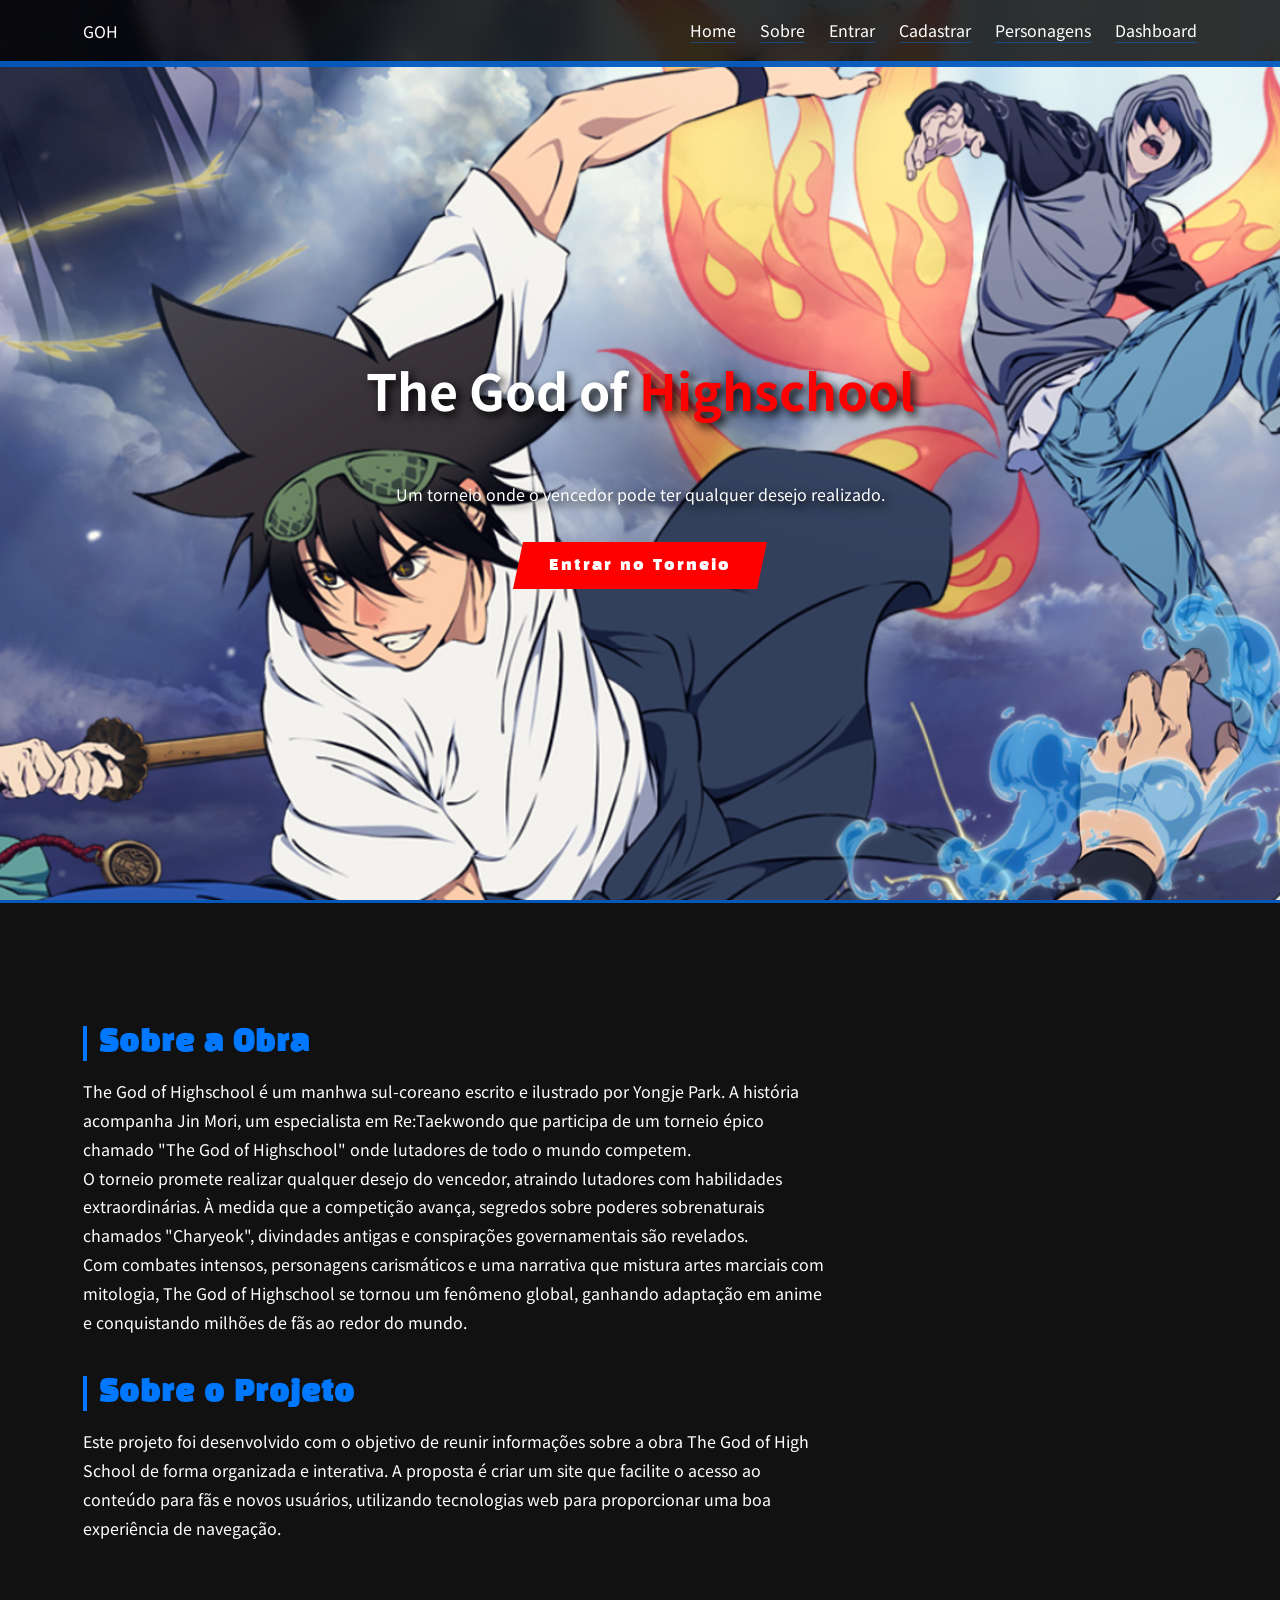
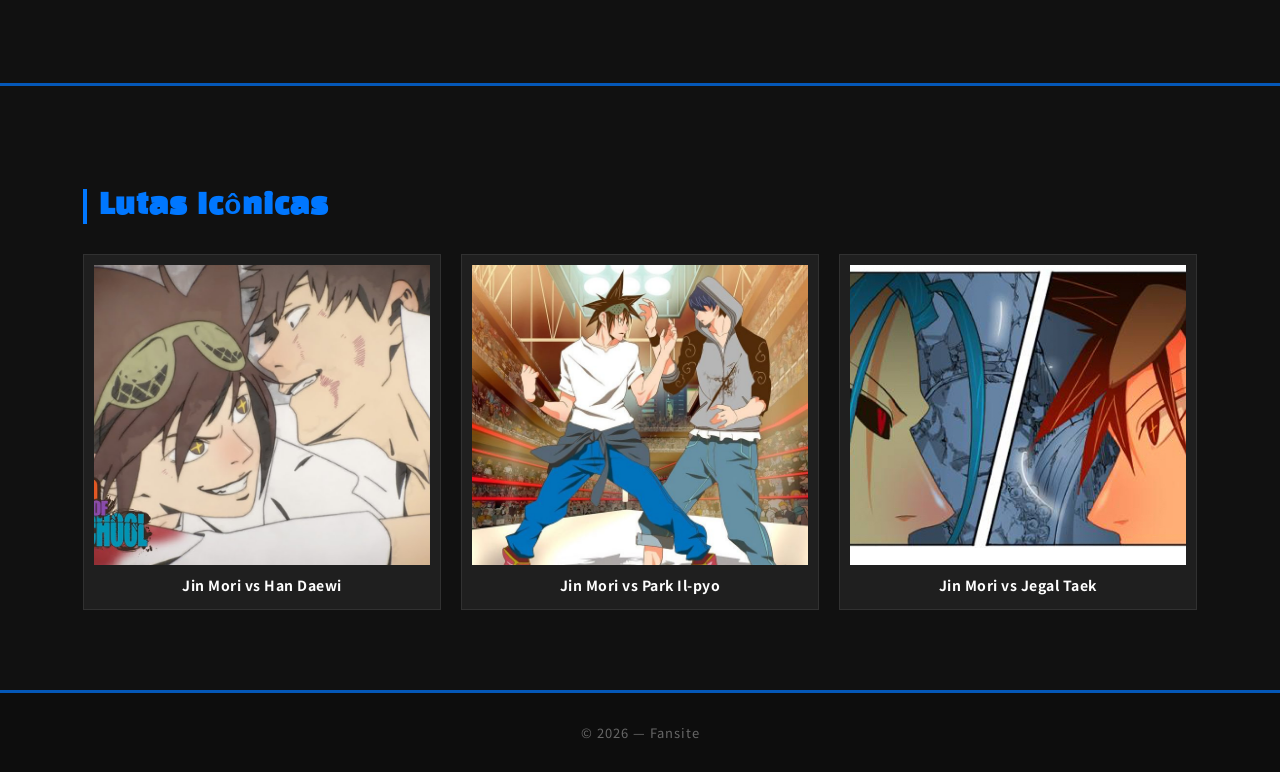
<file: HTML/index.html>
<!DOCTYPE html>
<html lang="en">

<head>
    <meta charset="UTF-8">
    <meta name="viewport" content="width=device-width, initial-scale=1.0">
    <title>Relatos de Gaia</title>
    <link rel="stylesheet" href="../CSS/Home_style.css">
</head>

<body>
    <nav class="navbar">
        <div class="container nav-content">
            <div class="nav-logo">GOH</div>
            <div class="nav-links">
                <a href="#Inicio" class="nav-ativo">Home</a>
                <a href="#Sobre">Sobre</a>
                <a href="Login.html" class="nav-login">Entrar</a>
                <a href="Cadastro.html" class="nav-cadastro">Cadastrar</a>
                <a href="Personagens.html" class="nav-logado">Personagens</a>
                <a href="Dashboard.html" class="nav-logado">Dashboard</a>
            </div>
        </div>
    </nav>

    <!-- HERO -->
    <section class="hero-pag" id="Inicio">
        <div class="hero-conteudo container">
            <h1>The God of <span>Highschool</span></h1>
            <p>Um torneio onde o vencedor pode ter qualquer desejo realizado.</p>
            <a href="Cadastro.html" class="hero-link"><button class="hero-btn">Entrar no Torneio</button></a>
        </div>
    </section>

    <!-- SOBRE -->
    <section class="sobre-pag" id="Sobre">
        <div class="container">
            <h2>Sobre a Obra</h2>
            <p>
                The God of Highschool é um manhwa sul-coreano escrito e ilustrado por Yongje Park.
                A história acompanha Jin Mori, um especialista em Re:Taekwondo que participa de um torneio épico chamado
                "The God of Highschool" onde lutadores de todo o mundo competem.
                <br>
                O torneio promete realizar qualquer desejo do vencedor, atraindo lutadores com habilidades
                extraordinárias. À medida que a competição avança, segredos sobre poderes sobrenaturais chamados
                "Charyeok", divindades antigas e conspirações governamentais são revelados.
                <br>
                Com combates intensos, personagens carismáticos e uma narrativa que mistura artes marciais com
                mitologia, The God of Highschool se tornou um fenômeno global, ganhando adaptação em anime e
                conquistando milhões de fãs ao redor do mundo.
            </p>

            <h2>Sobre o Projeto</h2>
            <p>Este projeto foi desenvolvido com o objetivo de reunir informações sobre a obra The God of High School de
                forma organizada e interativa. A proposta é criar um site que facilite o acesso ao conteúdo para fãs e
                novos usuários, utilizando tecnologias web para proporcionar uma boa experiência de navegação.</p>
        </div>
    </section>

    <!-- LUTAS -->
    <section class="lutas-pag">
        <div class="container">
            <h2>Lutas Icônicas</h2>
            <div class="lutas-container">
                <div class="luta-card">
                    <img src="../ASSETS/Jin_vs_Daewi.jpg" class="luta-img">
                    <h3>Jin Mori vs Han Daewi</h3>
                </div>
                <div class="luta-card">
                    <img src="../ASSETS/Jin_vs_Il-Pyo.jpg" class="luta-img">
                    <h3>Jin Mori vs Park Il-pyo</h3>
                </div>
                <div class="luta-card">
                    <img src="../ASSETS/Jin_vs_Jegal.jpeg" class="luta-img">
                    <h3>Jin Mori vs Jegal Taek</h3>
                </div>
            </div>
        </div>
    </section>

    <footer>
        &copy; 2026 — Fansite
    </footer>

</body>
</file>
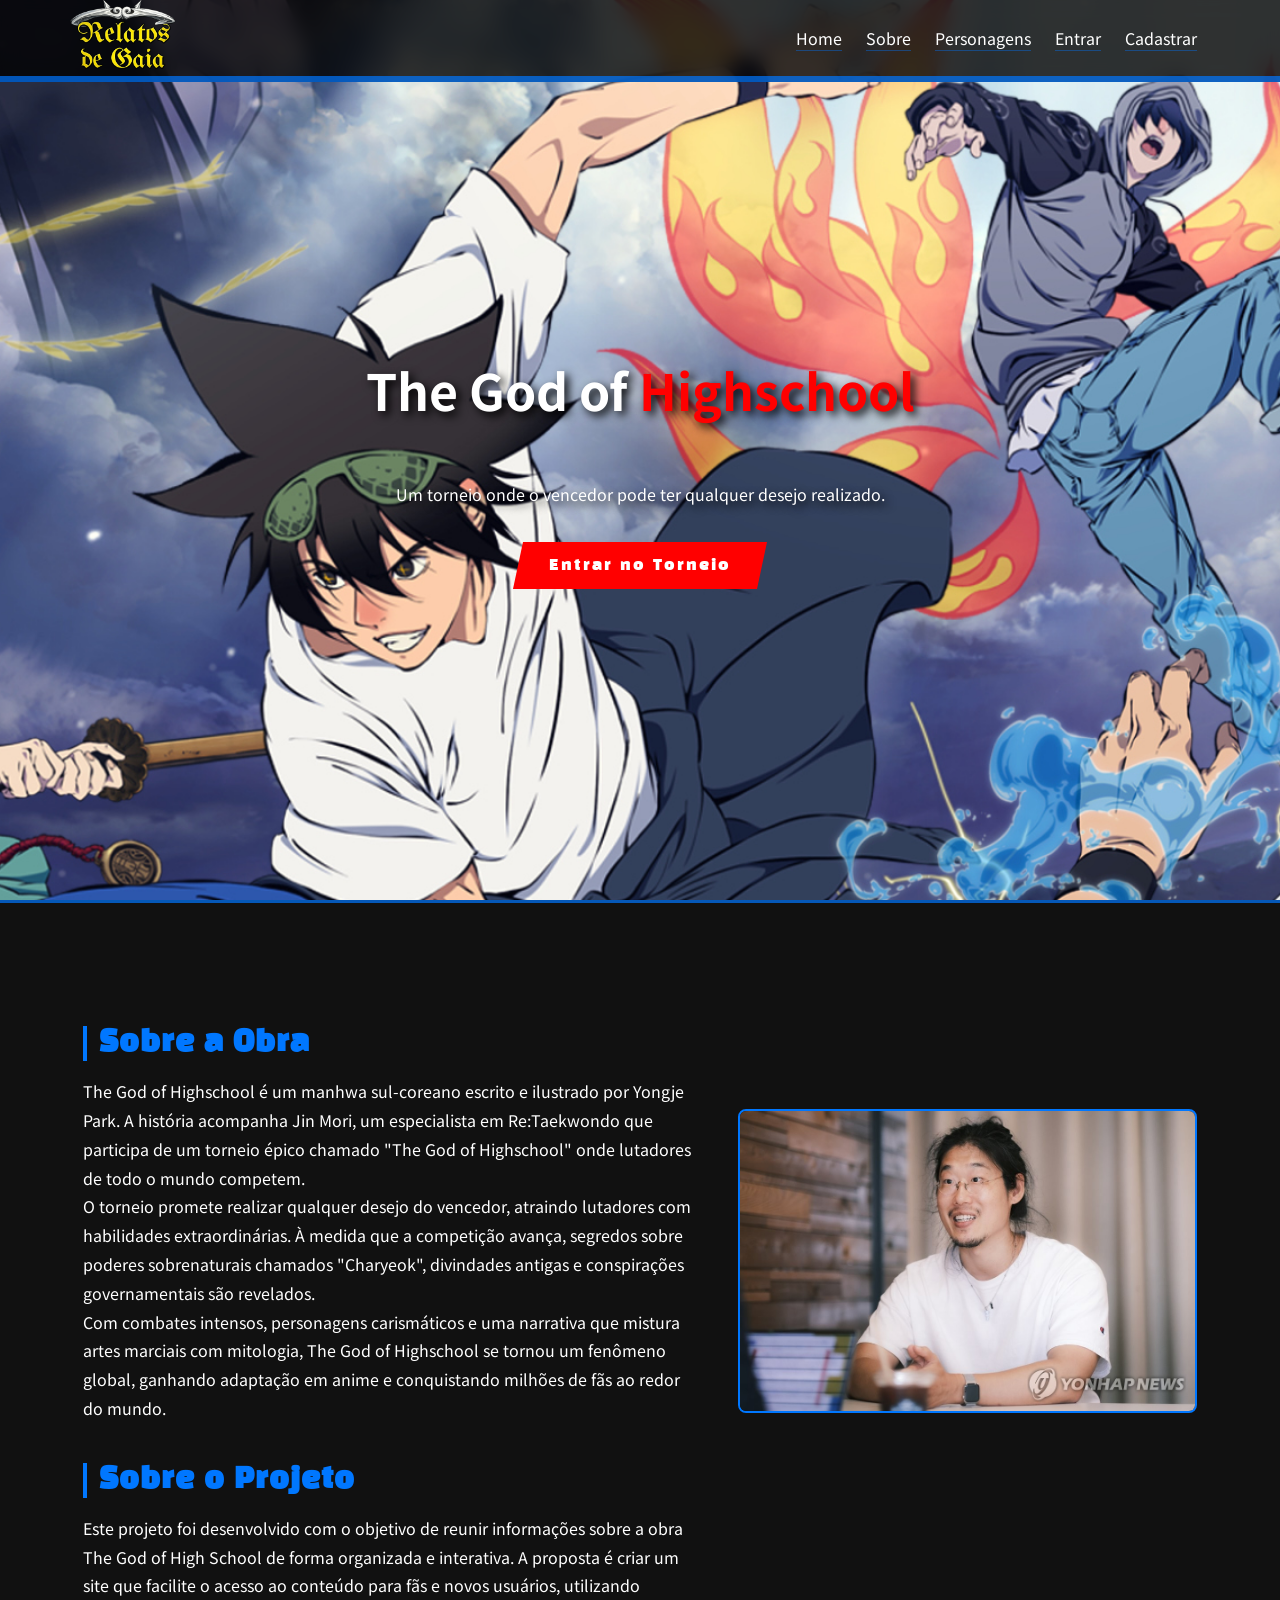
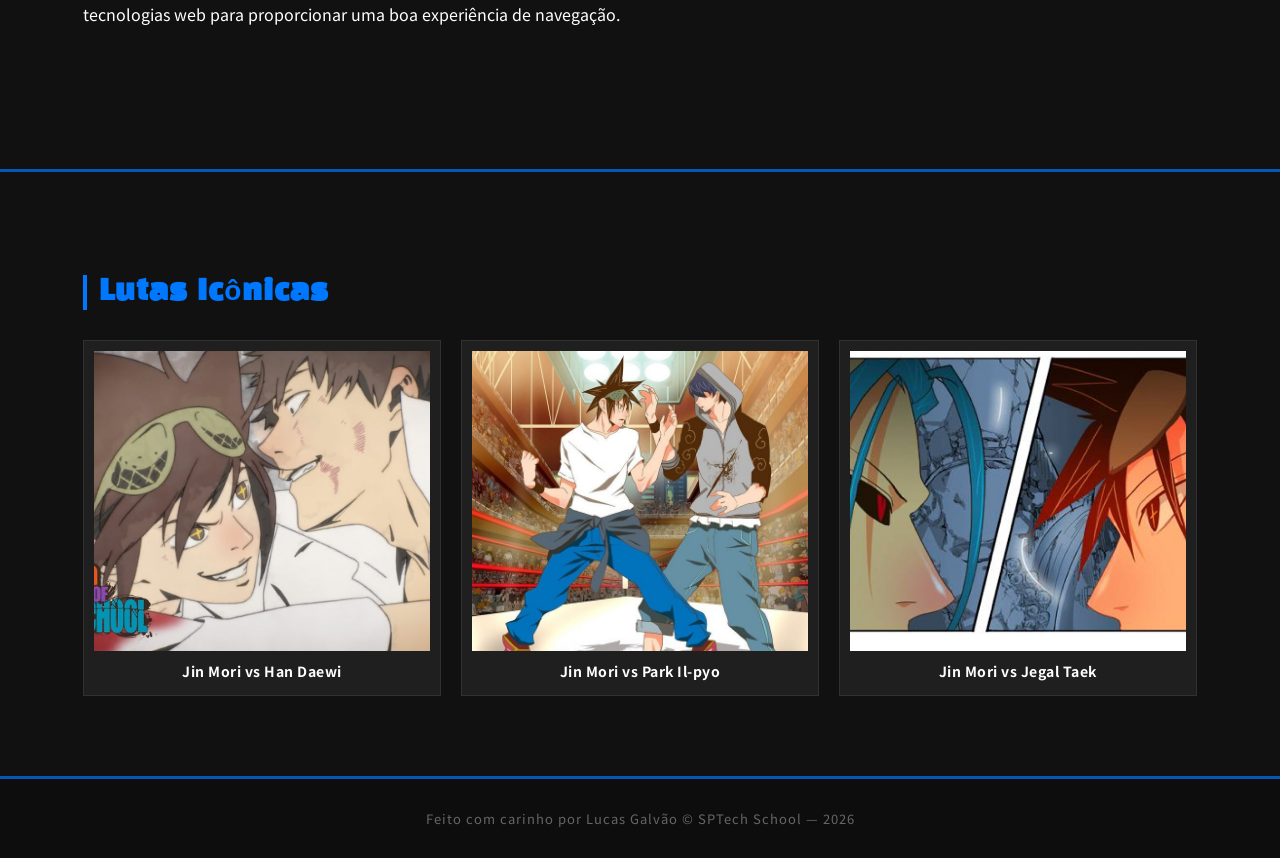
<file: public/index.html>
<!DOCTYPE html>
<html lang="en">

<head>
    <meta charset="UTF-8">
    <meta name="viewport" content="width=device-width, initial-scale=1.0">
    <link rel="icon" type="image/x-icon" href="./assets/icon/Logo.ico">
    <link rel="stylesheet" href="CSS/Home_style.css">
    <title>Relatos de Gaia</title>
</head>

<body>
    <nav class="navbar">
        <div class="container nav-content">
            <div class="nav-logo"><img src="assets/imgs/Logo.png"></div>
            <div class="nav-links">
                <a href="index.html#Inicio" class="nav-ativo">Home</a>
                <a href="index.html#Sobre">Sobre</a>
                <a href="personagens.html" class="nav-logado">Personagens</a>
                <a href="login.html" class="nav-login" id="login">Entrar</a>
                <a href="cadastro.html" class="nav-cadastro" id="cadastro">Cadastrar</a>
                <a href="dashboard.html" class="nav-logado" id="dash">Dashboard</a>
                <a href="jogo.html" class="nav-logado" id="jogo">Jogo</a>
            </div>
        </div>
    </nav>

    <!-- HERO -->
    <section class="hero-pag" id="Inicio">
        <div class="hero-conteudo container">
            <h1>The God of <span>Highschool</span></h1>
            <p>Um torneio onde o vencedor pode ter qualquer desejo realizado.</p>
            <a href="Cadastro.html" class="hero-link"><button class="hero-btn">Entrar no Torneio</button></a>
        </div>
    </section>

    <!-- SOBRE -->
    <section class="sobre-pag" id="Sobre">
        <div class="container">
            <div class="sobre-content">
                <div class="sobre-texto">
                    <h2>Sobre a Obra</h2>
                    <p>
                        The God of Highschool é um manhwa sul-coreano escrito e ilustrado por Yongje Park.
                        A história acompanha Jin Mori, um especialista em Re:Taekwondo que participa de um torneio épico
                        chamado
                        "The God of Highschool" onde lutadores de todo o mundo competem.
                        <br>
                        O torneio promete realizar qualquer desejo do vencedor, atraindo lutadores com habilidades
                        extraordinárias. À medida que a competição avança, segredos sobre poderes sobrenaturais chamados
                        "Charyeok", divindades antigas e conspirações governamentais são revelados.
                        <br>
                        Com combates intensos, personagens carismáticos e uma narrativa que mistura artes marciais com
                        mitologia, The God of Highschool se tornou um fenômeno global, ganhando adaptação em anime e
                        conquistando milhões de fãs ao redor do mundo.
                    </p>

                    <h2>Sobre o Projeto</h2>
                    <p>Este projeto foi desenvolvido com o objetivo de reunir informações sobre a obra The God of High
                        School de
                        forma organizada e interativa. A proposta é criar um site que facilite o acesso ao conteúdo para
                        fãs e
                        novos usuários, utilizando tecnologias web para proporcionar uma boa experiência de navegação.
                    </p>
                </div>

                <img src="assets/imgs/Criador.jpg" alt="" class="direita">
            </div>
        </div>
    </section>
    <!-- LUTAS -->
    <section class="lutas-pag">
        <div class="container">
            <h2>Lutas Icônicas</h2>
            <div class="lutas-container">
                <div class="luta-card">
                    <img src="assets/imgs/Jin_vs_Daewi.jpg" class="luta-img">
                    <h3>Jin Mori vs Han Daewi</h3>
                </div>
                <div class="luta-card">
                    <img src="assets/imgs/Jin_vs_Il-Pyo.jpg" class="luta-img">
                    <h3>Jin Mori vs Park Il-pyo</h3>
                </div>
                <div class="luta-card">
                    <img src="assets/imgs/Jin_vs_Jegal.jpeg" class="luta-img">
                    <h3>Jin Mori vs Jegal Taek</h3>
                </div>
            </div>
        </div>
    </section>

    <footer>
        <div class="footer-copy">
            Feito com carinho por Lucas Galvão © SPTech School — 2026
        </div>
    </footer>

</body>

<script>
    var idUsuario = sessionStorage.getItem("ID_USUARIO")

    if (idUsuario == undefined) {
        dash.style.display = 'none'
        jogo.style.display = 'none'
    }
    if (idUsuario >= 1) {
        login.style.display = 'none'
        cadastro.style.display = 'none'
    }
</script>
</file>
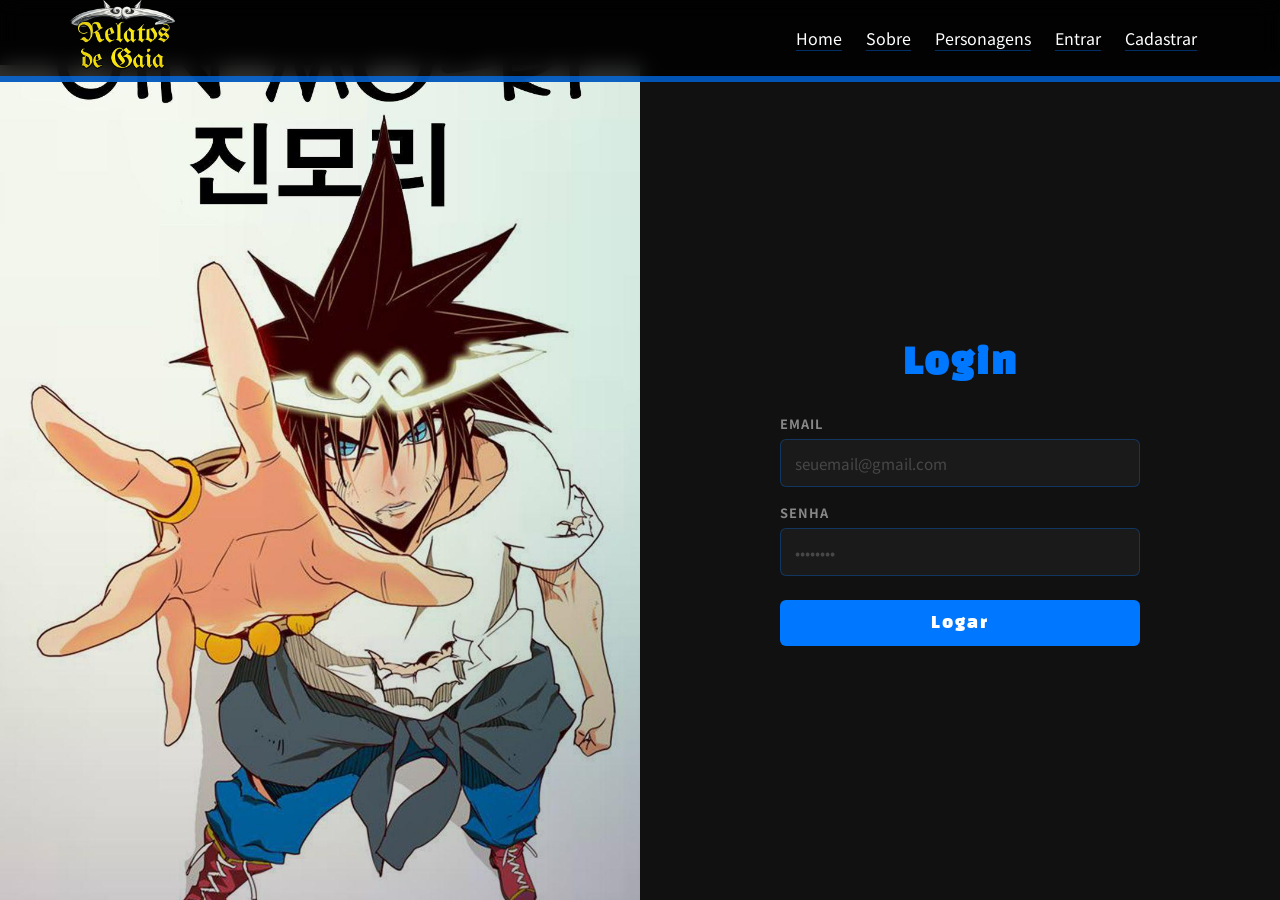
<file: public/jogo.html>
<!DOCTYPE html>
<html lang="pt-BR">

<head>
    <meta charset="UTF-8">
    <meta name="viewport" content="width=device-width, initial-scale=1.0">
    <link rel="stylesheet" href="CSS/jogo.css">
    <link rel="icon" type="image/x-icon" href="./assets/icon/Logo.ico">
    <title>GOH - Torneio</title>
</head>

<body>

    <nav class="navbar">
        <div class="container">
            <div class="nav-logo"><img src="assets/imgs/Logo.png"></div>
            <div class="nav_links">
                <a href="index.html#Inicio" class="nav-ativo">Home</a>
                <a href="index.html#Sobre">Sobre</a>
                <a href="personagens.html" class="nav-logado">Personagens</a>
                <a href="login.html" class="nav-login" id="login">Entrar</a>
                <a href="cadastro.html" class="nav-cadastro" id="cadastro">Cadastrar</a>
                <a href="dashboard.html" class="nav-logado" id="dash">Dashboard</a>
                <a href="jogo.html" class="nav-logado" id="jogo">Jogo</a>
            </div>
        </div>
    </nav>

    <div class="arena">
        <div class="card" id="card_jogador">
            <h2 id="nome_jogador">Lucas</h2>
            <div class="foto_container" id="foto_jogador"></div>
            <p class="hp_texto" id="hp_texto_jogador">HP: 600</p>
            <div class="hp_barra_container">
                <div class="hp_barra" id="hp_barra_jogador" style="width:100%"></div>
            </div>
        </div>

        <span class="vs">VS</span>

        <div class="card" id="card_inimigo">
            <h2 id="nome_inimigo">???</h2>
            <div class="foto_container" id="foto_inimigo">💀</div>
            <p class="hp_texto" id="hp_texto_inimigo">HP: ???</p>
            <div class="hp_barra_container">
                <div class="hp_barra" id="hp_barra_inimigo" style="width:100%"></div>
            </div>
        </div>
    </div>

    <div class="ataques" id="div_ataques"></div>
    <div class="log" id="log"></div>
    <div id="div_resultado" class="resultado_overlay">
        <div class="resultado_card">
            <p id="resultado_mensagem"></p>
            <button onclick="window.location.reload()">Jogar Novamente</button>
            <button onclick="window.location = 'dashboard.html'">Dashboard</button>
        </div>
    </div>

</body>

<script>
    var idUsuario = sessionStorage.getItem("ID_USUARIO");
    var idPersonagem = sessionStorage.getItem("personagemSelecionado");

    if (idUsuario == undefined) {
        window.location = 'login.html'
    }
    if (idUsuario >= 1) {
        login.style.display = 'none'
        cadastro.style.display = 'none'
    }

    var vitorias_rodada = 0;

    const HP_MAX = 600;
    let vida_jogador = HP_MAX;
    let fase_atual = 0;
    let jogo_ativo = true;
    let inimigo_atual;
    let ataques = [];
    const cooldowns = {};
    const btns_ataque = {};

    const hpJogadorTexto = document.getElementById('hp_texto_jogador');
    const hpJogadorBarra = document.getElementById('hp_barra_jogador');
    const nomeInimigo = document.getElementById('nome_inimigo');
    const fotoInimigo = document.getElementById('foto_inimigo');
    const hpInimigoTexto = document.getElementById('hp_texto_inimigo');
    const hpInimigoBarra = document.getElementById('hp_barra_inimigo');
    const divAtaques = document.getElementById('div_ataques');
    const log = document.getElementById('log');
    const divResultado = document.getElementById('div_resultado');

    const inimigos = [
        { nome: 'Mira Yoo', vida: 250, vida_max: 250, foto: 'assets/imgs/Mira-Inimigo.jpg' },
        { nome: 'Han Daewi', vida: 350, vida_max: 350, foto: 'assets/imgs/Daewi-Inimigo.jpg' },
        { nome: 'Jegal Taek', vida: 500, vida_max: 500, foto: 'assets/imgs/Jegal-Inimigo.jpg' },
        { nome: 'Park Il-Pyo', vida: 650, vida_max: 650, foto: 'assets/imgs/IlPyo-Inimigo.jpg' },
        { nome: 'Jin Mori', vida: 800, vida_max: 800, foto: 'assets/imgs/Jin-Inimigo.jpg' }
    ];

    fetch(`/jogo/personagem/${idPersonagem}`)
        .then((res) => res.json())
        .then((dados) => {
            document.getElementById("nome_jogador").textContent = dados[0].Personagem;
            foto_jogador.innerHTML = `<img src="${dados[0].Imagem}">`

            var ataquesMap = {};
            dados.forEach((linha) => {
                if (!ataquesMap[linha.idAtaque]) {
                    ataquesMap[linha.idAtaque] = {
                        nome: linha.Ataque,
                        dano: linha.Dano,
                        cooldown_max: linha.Tipo === 'Básico' ? 0
                            : linha.Tipo === 'Skill Fraca' ? 2
                                : linha.Tipo === 'Skill Forte' ? 3
                                    : 4
                    };
                }
            });

            ataques = Object.values(ataquesMap);
            ataques.forEach((a) => cooldowns[a.nome] = 0);

            mostrar_ataques();
            carregar_inimigo();
            adicionar_log('🥊 O torneio começou! Faça o seu movimento.');
        })
        .catch((erro) => console.error("Erro ao buscar personagem:", erro));

    function registrarVitoria() {
        fetch(`/jogo/${idUsuario}/vitorias`, {
            method: "POST",
            headers: { "Content-Type": "application/json" },
            body: JSON.stringify({ quantidade: vitorias_rodada })
        })
            .then(() => console.log(`${vitorias_rodada} vitória(s) registrada(s)!`))
            .catch((erro) => console.error("Erro ao registrar vitórias:", erro));
    }

    function registrarDerrota() {
        fetch(`/jogo/${idUsuario}/derrotas`, { method: "POST" })
            .then(() => console.log("Derrota registrada!"))
            .catch((erro) => console.error("Erro ao registrar derrota:", erro));
    }

    function adicionar_log(texto) {
        log.innerHTML += `<p>${texto}</p>`;
        log.scrollTop = log.scrollHeight;
    }

    function atualizar_barra_hp(barra, vida_atual, vida_max) {
        const porcentagem = Math.max(0, (vida_atual / vida_max) * 100);
        barra.style.width = `${porcentagem}%`;
    }

    function atualizar_btn(ataque) {
        const btn = btns_ataque[ataque.nome];
        if (!btn) return;
        const cd = cooldowns[ataque.nome];
        btn.disabled = cd > 0;
        let badge = btn.querySelector('.cooldown_badge');
        if (cd > 0) {
            if (!badge) {
                badge = document.createElement('span');
                badge.className = 'cooldown_badge';
                btn.appendChild(badge);
            }
            badge.textContent = cd;
        } else if (badge) {
            badge.remove();
        }
    }

    function processar_cooldowns() {
        ataques.forEach((a) => {
            if (cooldowns[a.nome] > 0) cooldowns[a.nome]--;
            atualizar_btn(a);
        });
    }

    function carregar_inimigo() {
        inimigo_atual = { ...inimigos[fase_atual] };
        nomeInimigo.textContent = inimigo_atual.nome;
        fotoInimigo.innerHTML = `<img src="${inimigo_atual.foto}" alt="${inimigo_atual.nome}">`;
        hpInimigoTexto.textContent = `HP: ${inimigo_atual.vida}`;
        atualizar_barra_hp(hpInimigoBarra, inimigo_atual.vida, inimigo_atual.vida_max);
    }

    function mostrar_ataques() {
        divAtaques.innerHTML = '';
        ataques.forEach((ataque) => {
            const btn = document.createElement('button');
            btn.innerHTML = `${ataque.nome} <small>Dano: ${ataque.dano} | CD: ${ataque.cooldown_max} rodadas</small>`;
            btn.onclick = () => atacar(ataque);
            divAtaques.appendChild(btn);
            btns_ataque[ataque.nome] = btn;
        });
    }

    function encerrar_jogo(mensagem, vitoria) {
        jogo_ativo = false;
        document.getElementById('resultado_mensagem').textContent = mensagem;
        divResultado.classList.add('ativo');
        ataques.forEach((a) => { if (btns_ataque[a.nome]) btns_ataque[a.nome].disabled = true; });

        if (vitorias_rodada > 0) {
            registrarVitoria();
        }
        if (!vitoria) {
            registrarDerrota();
        }
    }

    function atacar(ataque) {
        if (!jogo_ativo) return;

        inimigo_atual.vida -= ataque.dano;
        adicionar_log(`⚔️ Você usou <strong>${ataque.nome}</strong> e causou ${ataque.dano} de dano!`);
        hpInimigoTexto.textContent = `HP: ${Math.max(0, inimigo_atual.vida)}`;
        atualizar_barra_hp(hpInimigoBarra, inimigo_atual.vida, inimigo_atual.vida_max);

        if (ataque.cooldown_max > 0) {
            cooldowns[ataque.nome] = ataque.cooldown_max;
            atualizar_btn(ataque);
        }

        if (inimigo_atual.vida <= 0) {
            vitorias_rodada++;
            adicionar_log(`🏆 Você derrotou <strong>${inimigo_atual.nome}</strong>!`);
            fase_atual++;

            if (vida_jogador < HP_MAX) {
                vida_jogador = Math.min(vida_jogador + 60, HP_MAX);
                hpJogadorTexto.textContent = `HP: ${vida_jogador}`;
                atualizar_barra_hp(hpJogadorBarra, vida_jogador, HP_MAX);
            }

            if (fase_atual >= inimigos.length) {
                encerrar_jogo('🏆 VOCÊ VENCEU O TORNEIO!', true);
            } else {
                carregar_inimigo();
                ataques.forEach((a) => { cooldowns[a.nome] = 0; atualizar_btn(a); });
                adicionar_log(`⚡ Fase ${fase_atual + 1}: Novo oponente se aproxima!`);
            }
            return;
        }

        processar_cooldowns();
        let dano_inimigo = 0;

        let atk_inimigo = Math.floor(Math.random() * 3 + 1);

        if (inimigo_atual.nome == 'Mira Yoo') {

            if (atk_inimigo == 1) dano_inimigo = 15;
            if (atk_inimigo == 2) dano_inimigo = 25;
            if (atk_inimigo == 3) dano_inimigo = 35;

        }

        if (inimigo_atual.nome == 'Han Daewi') {

            if (atk_inimigo == 1) dano_inimigo = 20;
            if (atk_inimigo == 2) dano_inimigo = 35;
            if (atk_inimigo == 3) dano_inimigo = 50;

        }

        if (inimigo_atual.nome == 'Jegal Taek') {

            if (atk_inimigo == 1) dano_inimigo = 30;
            if (atk_inimigo == 2) dano_inimigo = 50;
            if (atk_inimigo == 3) dano_inimigo = 70;

        }

        if (inimigo_atual.nome == 'Park Il-Pyo') {

            if (atk_inimigo == 1) dano_inimigo = 40;
            if (atk_inimigo == 2) dano_inimigo = 65;
            if (atk_inimigo == 3) dano_inimigo = 90;

        }

        if (inimigo_atual.nome == 'Jin Mori') {

            if (atk_inimigo == 1) dano_inimigo = 55;
            if (atk_inimigo == 2) dano_inimigo = 80;
            if (atk_inimigo == 3) dano_inimigo = 110;

        }
        vida_jogador -= dano_inimigo;
        hpJogadorTexto.textContent = `HP: ${Math.max(0, vida_jogador)}`;
        atualizar_barra_hp(hpJogadorBarra, vida_jogador, HP_MAX);
        adicionar_log(`💥 ${inimigo_atual.nome} atacou e causou ${dano_inimigo} de dano!`);

        if (vida_jogador <= 0) {
            encerrar_jogo('💀 Fim de jogo! Você perdeu.', false);
        }
    }
</script>

</html>
</file>
<file: CSS/Home_style.css>
@import url(https://fonts.googleapis.com/css2?family=Black+Han+Sans&family=Noto+Sans+KR:wght@300;400;700;900&display=swap);

body {
    margin: 0;
    font-family: 'Noto Sans KR', sans-serif;
    background: #111;
    color: white;
}

.container {
    width: 87%;
    margin: auto;
}

/* ======================== Navbar ======================== */

.navbar {
    position: fixed;
    width: 100%;
    top: 0;
    background: rgba(0, 0, 0, 0.8);
    padding: 18px 0;
    border-bottom: 6px solid rgba(0, 119, 255, 0.7);
    backdrop-filter: blur(10px);
    z-index: 1000;
}

.nav-content {
    display: flex;
    justify-content: space-between;
    align-items: center;
}

.nav-links a {
    margin-left: 20px;
    color: white;
    text-decoration: none;
    display: inline-block;
    border-bottom: 1px solid rgba(0, 119, 255, 0.4);
    transition: 0.3s;
}

.nav-links a:hover {
    transform: translateY(-2px);
}

/* ======================== Hero ======================== */

.hero-pag {
    height: 100vh;
    background: url("../ASSETS/Painel.jpg") center/cover;
    display: flex;
    align-items: center;
    text-align: center;
}

.hero-conteudo {
    margin: auto;
    text-shadow: 4px 4px 10px rgba(0, 0, 0);
    display: flex;
    flex-direction: column;
    align-items: center;
}

.hero-conteudo h1 {
    font-size: 50px;
}

.hero-conteudo span {
    color: red;
}
.hero-link {
    text-decoration: none;
}
.hero-btn {
    display: flex;
    justify-content: center;
    flex-wrap: wrap;
    align-self: center;
    
    background: red;
    color: white;

    border: none;
    margin-top: 20px;
    padding: 14px 36px;
    font-family: 'Black Han Sans', sans-serif;
    font-size: 0.95rem;
    letter-spacing: 2px;
    
    cursor: pointer;
    clip-path: polygon(10px 0%, 100% 0%, calc(100% - 10px) 100%, 0% 100%);
    transition: all 0.2s;
}

.hero-btn:hover {
    background: #c0001a;
    transform: translateY(-2px);
}

/* ======================== Sobre ======================== */

.sobre-pag {
    padding: 100px 0;
    border-top: 3px solid rgba(0, 119, 255, 0.7);
}

.sobre-pag h2 {
    font-family: 'Black Han Sans', sans-serif;
    font-size: 28px;
    color: #0077ff;
    letter-spacing: 1px;
    margin-bottom: 12px;
    border-left: 4px solid #0077ff;
    padding-left: 12px;
}

.sobre-pag p {
    color: #ffffff;
    line-height: 1.8;
    max-width: 750px;
    margin-bottom: 40px;
}

/* ======================== LUTAS ======================== */

.lutas-pag {
    padding: 80px 0;
    background: #111;
    border-top: 3px solid rgba(0, 119, 255, 0.7);
}

.lutas-pag h2 {
    font-family: 'Black Han Sans', sans-serif;
    font-size: 28px;
    color: #0077ff;
    letter-spacing: 1px;
    margin-bottom: 30px;
    border-left: 4px solid #0077ff;
    padding-left: 12px;
}

.lutas-container {
    display: flex;
    gap: 20px;
    flex-wrap: wrap;
}

.luta-card {
    background: #1F1F1F;
    padding: 10px;
    transition: 0.3s;
    border: 1px solid rgba(255, 255, 255, 0.08);
    flex: 1;
}

.luta-card h3 {
    text-align: center;
    font-size: 14px;
    color: #ffffff;
    margin: 10px 0 4px;
    letter-spacing: 0.5px;
}

.luta-img {
    width: 100%;
    height: 300px;
    object-fit: cover;
    object-position: top;
    display: block;
}

/* hover azul */
.luta-card:hover {
    transform: scale(1.03);
    border-color: rgba(0, 119, 255, 0.7);
}

/* ======================== FOOTER ======================== */

footer {
    background: #0d0d0d;
    border-top: 3px solid rgba(0, 119, 255, 0.7);
    padding: 30px 0;
    text-align: center;
    color: #666666;
    font-size: 13px;
    letter-spacing: 1px;
}
</file>
<file: public/CSS/Home_style.css>
@import url(https://fonts.googleapis.com/css2?family=Black+Han+Sans&family=Noto+Sans+KR:wght@300;400;700;900&display=swap);

body {
    margin: 0;
    font-family: 'Noto Sans KR', sans-serif;
    background: #111;
    color: white;
}

.container {
    width: 87%;
    margin: auto;
}

/* ======================== Navbar ======================== */

.navbar {
    position: fixed;
    width: 100%;
    top: 0;
    background: rgba(0, 0, 0, 0.8);
    padding: 18px 0;
    border-bottom: 6px solid rgba(0, 119, 255, 0.7);
    backdrop-filter: blur(10px);
    z-index: 1000;
}

.nav-content {
    display: flex;
    justify-content: space-between;
    align-items: center;
}

.nav-links a {
    margin-left: 20px;
    color: white;
    text-decoration: none;
    display: inline-block;
    border-bottom: 1px solid rgba(0, 119, 255, 0.4);
    transition: 0.3s;
}

.nav-links a:hover {
    transform: translateY(-2px);
}

.nav-logo {
    height: 40px;
    width: 40px;
    margin-left: 20px;
    display: inline-flex;
    align-items: center;
    border-bottom: none;
    position: relative;
}

.nav-logo img {
    height: 120px;
    width: 120px;
    object-fit: contain;
    position: absolute;
    top: 50%;
    left: 50%;
    transform: translate(-50%, -50%);
}

/* ======================== Hero ======================== */

.hero-pag {
    height: 100vh;
    background: url("../assets/imgs/Painel.jpg") center/cover;
    display: flex;
    align-items: center;
    text-align: center;
}

.hero-conteudo {
    margin: auto;
    text-shadow: 4px 4px 10px rgba(0, 0, 0);
    display: flex;
    flex-direction: column;
    align-items: center;
}

.hero-conteudo h1 {
    font-size: 50px;
}

.hero-conteudo span {
    color: red;
}

.hero-link {
    text-decoration: none;
}

.hero-btn {
    display: flex;
    justify-content: center;
    flex-wrap: wrap;
    align-self: center;

    background: red;
    color: white;

    border: none;
    margin-top: 20px;
    padding: 14px 36px;
    font-family: 'Black Han Sans', sans-serif;
    font-size: 0.95rem;
    letter-spacing: 2px;

    cursor: pointer;
    clip-path: polygon(10px 0%, 100% 0%, calc(100% - 10px) 100%, 0% 100%);
    transition: all 0.2s;
}

.hero-btn:hover {
    background: #c0001a;
    transform: translateY(-2px);
}

/* ======================== Sobre ======================== */

.sobre-pag {
    padding: 100px 0;
    border-top: 3px solid rgba(0, 119, 255, 0.7);
}

.sobre-pag h2 {
    font-family: 'Black Han Sans', sans-serif;
    font-size: 28px;
    color: #0077ff;
    letter-spacing: 1px;
    margin-bottom: 12px;
    border-left: 4px solid #0077ff;
    padding-left: 12px;
}

.sobre-pag p {
    color: #ffffff;
    line-height: 1.8;
    max-width: 750px;
    margin-bottom: 40px;
}

.sobre-content {
    display: flex;
    align-items: flex-start;
    gap: 40px;
}

.sobre-texto {
    flex: 1;
}

.direita {
    height: 300px;
    width: auto;
    border-radius: 8px;
    margin-bottom: 150px;
    flex-shrink: 0;
    border: 2px solid #0077ff;
    align-self: center;
}

/* ======================== LUTAS ======================== */

.lutas-pag {
    padding: 80px 0;
    background: #111;
    border-top: 3px solid rgba(0, 119, 255, 0.7);
}

.lutas-pag h2 {
    font-family: 'Black Han Sans', sans-serif;
    font-size: 28px;
    color: #0077ff;
    letter-spacing: 1px;
    margin-bottom: 30px;
    border-left: 4px solid #0077ff;
    padding-left: 12px;
}

.lutas-container {
    display: flex;
    gap: 20px;
    flex-wrap: wrap;
}

.luta-card {
    background: #1F1F1F;
    padding: 10px;
    transition: 0.3s;
    border: 1px solid rgba(255, 255, 255, 0.08);
    flex: 1;
}

.luta-card h3 {
    text-align: center;
    font-size: 14px;
    color: #ffffff;
    margin: 10px 0 4px;
    letter-spacing: 0.5px;
}

.luta-img {
    width: 100%;
    height: 300px;
    object-fit: cover;
    object-position: top;
    display: block;
}

.luta-card:hover {
    transform: scale(1.03);
    border-color: rgba(0, 119, 255, 0.7);
}

/* ======================== FOOTER ======================== */

footer {
    background: #0d0d0d;
    border-top: 3px solid rgba(0, 119, 255, 0.7);
    padding: 30px 0;
    text-align: center;
    color: #666666;
    font-size: 13px;
    letter-spacing: 1px;
}
</file>
<file: public/CSS/jogo.css>
@import url('https://fonts.googleapis.com/css2?family=Black+Han+Sans&family=Noto+Sans+KR:wght@300;400;700;900&display=swap');

* {
    box-sizing: border-box;
    margin: 0;
    padding: 0;
}

body {
    font-family: 'Noto Sans KR', sans-serif;
    background: #111;
    color: #ffffff;
    min-height: 100vh;
    display: flex;
    flex-direction: column;
    align-items: center;
}

/* ======================== Navbar ======================== */
.container {
    width: 87%;
    margin: auto;
    display: flex;
    justify-content: space-between;
    align-items: center;
}

.navbar {
    position: fixed;
    width: 100%;
    top: 0;
    background: rgba(0, 0, 0, 0.8);
    padding: 18px 0;
    border-bottom: 6px solid rgba(0, 119, 255, 0.7);
    backdrop-filter: blur(10px);
    z-index: 1000;
}

.navbar h2 {
    display: flex;
    justify-content: space-between;
    align-items: center;
}

.nav_links a {
    margin-left: 20px;
    color: white;
    text-decoration: none;
    display: inline-block;
    border-bottom: 1px solid rgba(0, 119, 255, 0.4);
    transition: 0.3s;
}

.nav_links a:hover {
    transform: translateY(-2px);
    color: #0077ff;
}

.nav-logo {
    height: 40px;
    width: 40px;
    margin-left: 20px;
    display: inline-flex;
    align-items: center;
    border-bottom: none;
    position: relative;
}

.nav-logo img {
    height: 120px;
    width: 120px;
    object-fit: contain;
    position: absolute;
    top: 50%;
    left: 50%;
    transform: translate(-50%, -50%);
}

/* ======================== Arena ======================== */

.arena {
    display: flex;
    justify-content: center;
    align-items: center;
    gap: 40px;
    padding: 120px 20px 30px;
    width: 100%;
}

.vs {
    font-family: 'Black Han Sans', sans-serif;
    font-size: 3rem;
    color: #a30000;
}

/* ======================== Cards de Personagem ======================== */
.card {
    background: #1f1f1f;
    border: 1px solid rgba(0, 119, 255, 0.7);
    border-radius: 16px;
    padding: 25px;
    text-align: center;
    width: 220px;
    box-shadow: 0 10px 30px rgba(0, 0, 0, 0.5);
}

.card h2 {
    font-family: 'Black Han Sans', sans-serif;
    font-size: 1.5rem;
    letter-spacing: 1px;
    margin-bottom: 15px;
    color: #0077ff;
}

.foto_container {
    width: 100px;
    height: 100px;
    margin: 0 auto 15px;
    display: flex;
    align-items: center;
    justify-content: center;
    font-size: 3.5rem;
    background: #111;
    border: 2px solid rgba(0, 119, 255, 0.7);
    border-radius: 50%;
    overflow: hidden;
}

.foto_container img {
    width: 100%;
    height: 100%;
    object-fit: cover;
    object-position: top;
}

/* ======================== Barras de HP ======================== */
.hp_texto {
    font-weight: 700;
    font-size: 0.9rem;
    margin-bottom: 5px;
    color: #ffffff;
}

.hp_barra_container {
    width: 100%;
    background: #333;
    height: 10px;
    border-radius: 6px;
    overflow: hidden;
}

.hp_barra {
    height: 100%;
    background: #00ff99;
    transition: width 0.4s ease-out;
    box-shadow: 0 0 10px #00ff99;
}

#hp_barra_inimigo {
    background: #a30000;
    box-shadow: 0 0 10px #a30000;
}

.ataques {
    display: grid;
    grid-template-columns: 1fr 1fr;
    gap: 15px;
    padding: 20px;
    width: 400px;
}

.ataques button {
    background: #8b0000;
    color: #ffffff;
    border: none;
    border-radius: 8px;
    padding: 15px 10px;
    font-family: 'Black Han Sans', sans-serif;
    font-size: 1rem;
    letter-spacing: 1px;
    cursor: pointer;
    position: relative;
    box-shadow: 0 4px 10px rgba(0, 0, 0, 0.5);
    transition: all 0.2s;
}

.ataques button small {
    display: block;
    font-family: 'Noto Sans KR', sans-serif;
    font-size: 0.75rem;
    margin-top: 5px;
    color: #ddd;
    letter-spacing: 0;
}

.ataques button:hover:not(:disabled) {
    background: #a30000;
}

.ataques button:active:not(:disabled) {
    transform: translateY(2px);
}

.ataques button:disabled {
    background: #444;
    box-shadow: none;
    cursor: not-allowed;
    opacity: 0.6;
}

.cooldown_badge {
    position: absolute;
    top: -10px;
    right: -10px;
    background: #f59e0b;
    color: #000;
    font-size: 0.8rem;
    font-weight: bold;
    border-radius: 50%;
    width: 24px;
    height: 24px;
    display: flex;
    align-items: center;
    justify-content: center;
    box-shadow: 0 2px 5px rgba(0, 0, 0, 0.5);
}

.log {
    background: #1f1f1f;
    border: 1px solid rgba(0, 119, 255, 0.7);
    border-radius: 12px;
    width: 90%;
    max-width: 600px;
    margin: 20px 0;
    padding: 15px 20px;
    height: 180px;
    overflow-y: auto;
    font-size: 0.9rem;
    line-height: 1.6;
    box-shadow: inset 0 4px 10px rgba(0, 0, 0, 0.5);
}

.log p {
    padding: 5px 0;
    border-bottom: 1px solid rgba(255, 255, 255, 0.05);
    animation: fadeIn 0.3s ease-in;
}

.log p:last-child {
    border-bottom: none;
    font-weight: bold;
}

@keyframes fadeIn {
    from {
        opacity: 0;
        transform: translateX(-10px);
    }

    to {
        opacity: 1;
        transform: translateX(0);
    }
}

/* ======================== Resultado ======================== */
.resultado_overlay {
    display: none;
    position: fixed;
    inset: 0;
    background: rgba(0, 0, 0, 0.75);
    backdrop-filter: blur(6px);
    z-index: 2000;
    align-items: center;
    justify-content: center;
}

.resultado_overlay.ativo {
    display: flex;
}

.resultado_card {
    background: rgba(10, 10, 20, 0.95);
    border: 1px solid rgba(0, 119, 255, 0.5);
    border-radius: 16px;
    padding: 48px 40px 36px;
    text-align: center;
    box-shadow: 0 8px 40px rgba(0, 0, 0, 0.7);
    display: flex;
    flex-direction: column;
    align-items: center;
    gap: 24px;
    animation: fadeInCard 0.3s ease;
}

.resultado_card p {
    font-family: 'Black Han Sans', sans-serif;
    font-size: 2rem;
    color: #0077ff;
    letter-spacing: 2px;
    margin: 0;
}

.resultado_card button {
    background: rgba(0, 119, 255, 0.12);
    border: 1px solid rgba(0, 119, 255, 0.4);
    color: white;
    font-family: 'Noto Sans KR', sans-serif;
    font-size: 0.95rem;
    padding: 10px 32px;
    border-radius: 8px;
    cursor: pointer;
    transition: 0.2s;
    letter-spacing: 0.5px;
}

.resultado_card button:hover {
    background: rgba(0, 119, 255, 0.28);
}

@keyframes fadeInCard {
    from { opacity: 0; transform: scale(0.95); }
    to   { opacity: 1; transform: scale(1); }
}
</file>
